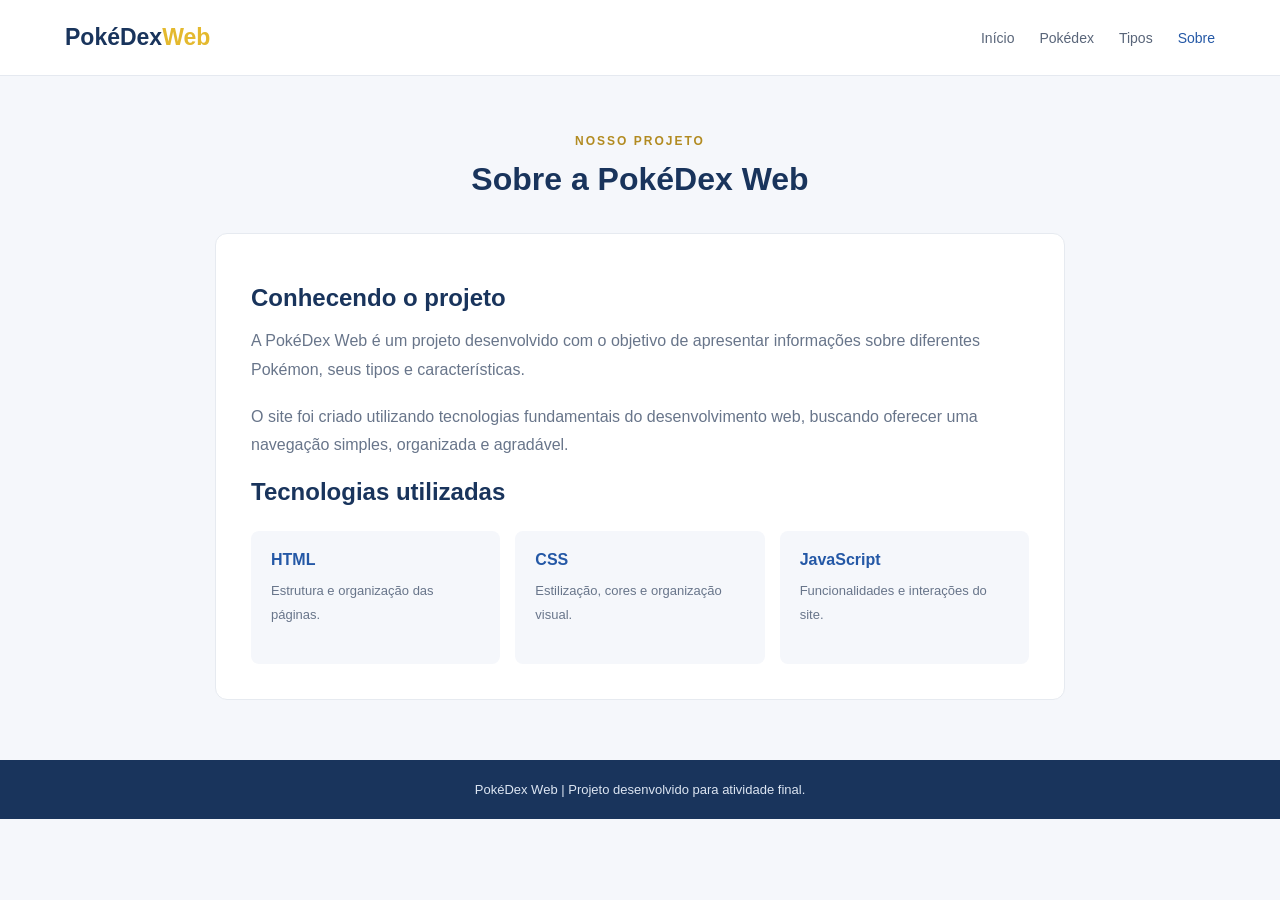
<file: Sobre.html>
<!DOCTYPE html>
<html lang="pt-BR">

<head>
    <meta charset="UTF-8">
    <meta name="viewport" content="width=device-width, initial-scale=1.0">
    <title>PokéDex Web | Sobre</title>
    <link rel="stylesheet" href="Pokerdex.css">
</head>

<body>

    <header>
        <nav class="navbar">
            <a href="../index.html" class="logo">PokéDex<span>Web</span></a>

            <div class="menu">
                <a href="../index.html">Início</a>
                <a href="pokedex.html">Pokédex</a>
                <a href="tipos.html">Tipos</a>
                <a href="sobre.html" class="ativo">Sobre</a>
            </div>
        </nav>
    </header>

    <main class="secao">

        <div class="titulo-secao">
            <span class="subtitulo">NOSSO PROJETO</span>
            <h1>Sobre a PokéDex Web</h1>
        </div>

        <section class="sobre-card">
            <h2>Conhecendo o projeto</h2>

            <p>
                A PokéDex Web é um projeto desenvolvido com o objetivo
                de apresentar informações sobre diferentes Pokémon,
                seus tipos e características.
            </p>

            <p>
                O site foi criado utilizando tecnologias fundamentais
                do desenvolvimento web, buscando oferecer uma navegação
                simples, organizada e agradável.
            </p>

            <h2>Tecnologias utilizadas</h2>

            <div class="tecnologias">
                <div>
                    <strong>HTML</strong>
                    <p>Estrutura e organização das páginas.</p>
                </div>

                <div>
                    <strong>CSS</strong>
                    <p>Estilização, cores e organização visual.</p>
                </div>

                <div>
                    <strong>JavaScript</strong>
                    <p>Funcionalidades e interações do site.</p>
                </div>
            </div>
        </section>

    </main>

    <footer>
        <p>PokéDex Web | Projeto desenvolvido para atividade final.</p>
    </footer>

    <script src="Pikamon.js"></script>

</body>
</html>
</file>
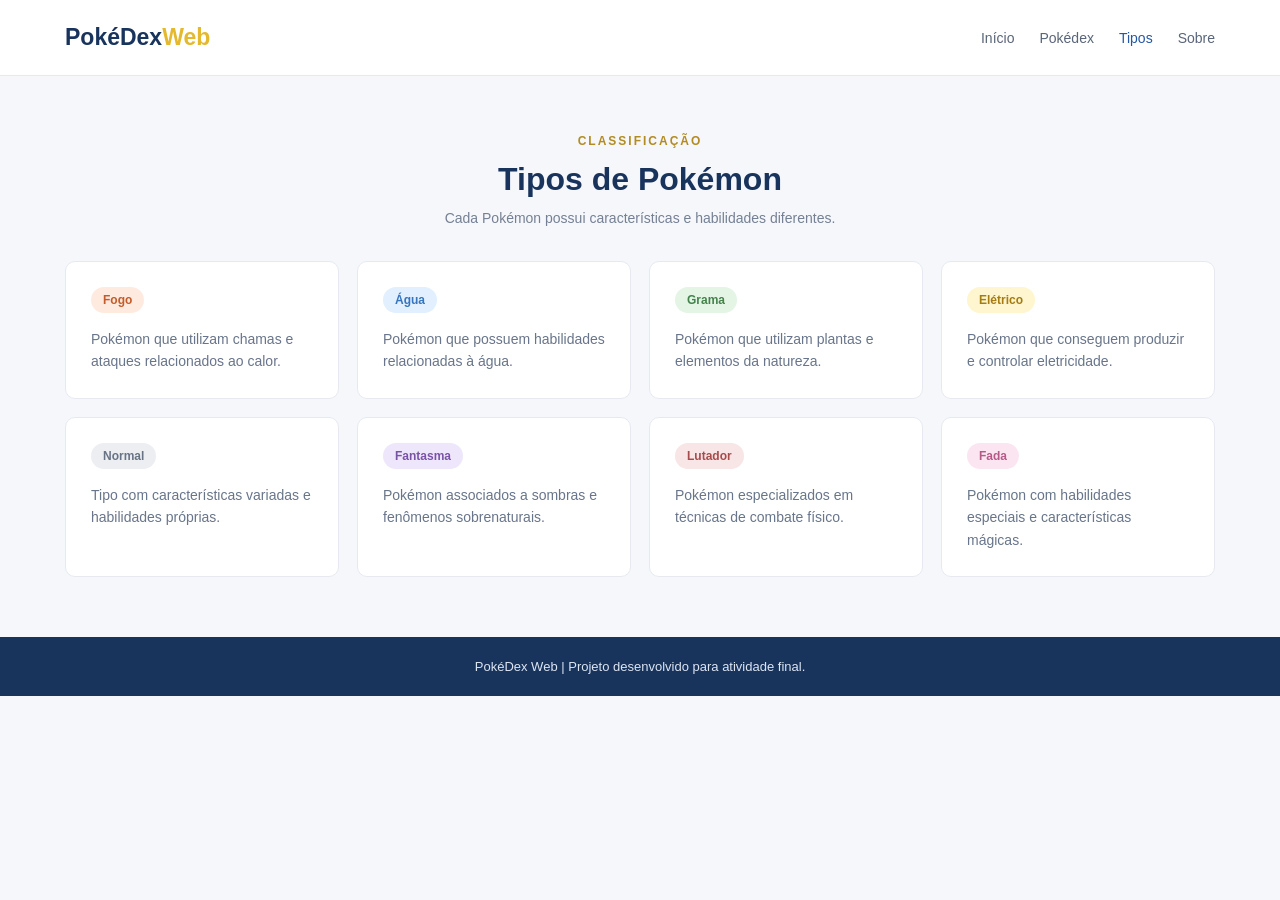
<file: Tipos.html>
<!DOCTYPE html>
<html lang="pt-BR">

<head>
    <meta charset="UTF-8">
    <meta name="viewport" content="width=device-width, initial-scale=1.0">
    <title>PokéDex Web | Tipos</title>
    <link rel="stylesheet" href="Pokerdex.css">
</head>

<body>

    <header>
        <nav class="navbar">
            <a href="../index.html" class="logo">PokéDex<span>Web</span></a>

            <div class="menu">
                <a href="../index.html">Início</a>
                <a href="Pokedex.html">Pokédex</a>
                <a href="Tipos.html" class="ativo">Tipos</a>
                <a href="Sobre.html">Sobre</a>
            </div>
        </nav>
    </header>

    <main class="secao">

        <div class="titulo-secao">
            <span class="subtitulo">CLASSIFICAÇÃO</span>
            <h1>Tipos de Pokémon</h1>
            <p>Cada Pokémon possui características e habilidades diferentes.</p>
        </div>

        <div class="grade-tipos">

            <article class="card-tipo">
                <span class="tipo fogo">Fogo</span>
                <p>Pokémon que utilizam chamas e ataques relacionados ao calor.</p>
            </article>

            <article class="card-tipo">
                <span class="tipo agua">Água</span>
                <p>Pokémon que possuem habilidades relacionadas à água.</p>
            </article>

            <article class="card-tipo">
                <span class="tipo grama">Grama</span>
                <p>Pokémon que utilizam plantas e elementos da natureza.</p>
            </article>

            <article class="card-tipo">
                <span class="tipo eletrico">Elétrico</span>
                <p>Pokémon que conseguem produzir e controlar eletricidade.</p>
            </article>

            <article class="card-tipo">
                <span class="tipo normal">Normal</span>
                <p>Tipo com características variadas e habilidades próprias.</p>
            </article>

            <article class="card-tipo">
                <span class="tipo fantasma">Fantasma</span>
                <p>Pokémon associados a sombras e fenômenos sobrenaturais.</p>
            </article>

            <article class="card-tipo">
                <span class="tipo lutador">Lutador</span>
                <p>Pokémon especializados em técnicas de combate físico.</p>
            </article>

            <article class="card-tipo">
                <span class="tipo fada">Fada</span>
                <p>Pokémon com habilidades especiais e características mágicas.</p>
            </article>

        </div>

    </main>

    <footer>
        <p>PokéDex Web | Projeto desenvolvido para atividade final.</p>
    </footer>

    <script src="Pikamon.js"></script>

</body>
</html>
</file>
<file: Pokerdex.css>
* {
    margin: 0;
    padding: 0;
    box-sizing: border-box;
}

body {
    font-family: Arial, Helvetica, sans-serif;
    background-color: #f5f7fb;
    color: #263247;
}

a {
    text-decoration: none;
    color: inherit;
}

header {
    background-color: #ffffff;
    border-bottom: 1px solid #e5e9f0;
}

.navbar {
    width: 90%;
    max-width: 1150px;
    margin: auto;
    min-height: 75px;
    display: flex;
    justify-content: space-between;
    align-items: center;
    gap: 20px;
}

.logo {
    font-size: 23px;
    font-weight: bold;
    color: #19345c;
}

.logo span {
    color: #e4b92e;
}

.menu {
    display: flex;
    gap: 25px;
    flex-wrap: wrap;
}

.menu a {
    color: #596579;
    font-size: 14px;
    transition: 0.3s;
}

.menu a:hover,
.menu .ativo {
    color: #2458a6;
}


.banner {
    width: 90%;
    max-width: 1150px;
    min-height: 390px;
    margin: 40px auto;
    padding: 45px;
    background-color: #eaf0fa;
    border-radius: 15px;
    display: flex;
    justify-content: space-between;
    align-items: center;
    gap: 30px;
}

.banner-texto {
    max-width: 550px;
}

.subtitulo {
    color: #b28b21;
    font-size: 12px;
    font-weight: bold;
    letter-spacing: 2px;
}

.banner h1 {
    font-size: 42px;
    color: #19345c;
    margin: 15px 0;
}

.banner p {
    color: #647087;
    line-height: 1.7;
    margin-bottom: 25px;
}

.banner-imagem img {
    width: 240px;
    max-width: 100%;
}

.botao {
    display: inline-block;
    background-color: #2458a6;
    color: white;
    padding: 13px 22px;
    border-radius: 7px;
    font-size: 14px;
    transition: 0.3s;
}

.botao:hover {
    background-color: #193f7c;
}

.secao {
    width: 90%;
    max-width: 1150px;
    margin: 55px auto;
}

.titulo-secao {
    text-align: center;
    margin-bottom: 35px;
}

.titulo-secao h1,
.titulo-secao h2 {
    color: #19345c;
    margin: 12px 0;
}

.titulo-secao p {
    color: #758094;
    font-size: 14px;
}

.grade-pokemon {
    display: grid;
    grid-template-columns: repeat(4, 1fr);
    gap: 22px;
}

.card-pokemon {
    background-color: white;
    padding: 22px;
    border: 1px solid #e6eaf0;
    border-radius: 12px;
    text-align: center;
    transition: 0.3s;
}

.card-pokemon:hover {
    transform: translateY(-4px);
    box-shadow: 0 8px 20px rgba(30, 55, 90, 0.08);
}

.card-pokemon img {
    width: 135px;
    max-width: 100%;
    height: 135px;
    object-fit: contain;
    margin-bottom: 12px;
}

.card-pokemon h3 {
    color: #263d60;
    margin-bottom: 12px;
}

.card-pokemon button {
    display: block;
    width: 100%;
    margin-top: 18px;
    padding: 10px;
    background-color: #2458a6;
    color: white;
    border: none;
    border-radius: 6px;
    cursor: pointer;
}

.card-pokemon button:hover {
    background-color: #193f7c;
}

.link-card {
    display: block;
    margin-top: 15px;
    color: #2458a6;
    font-size: 13px;
    font-weight: bold;
}

.tipo {
    display: inline-block;
    padding: 6px 12px;
    border-radius: 20px;
    font-size: 12px;
    font-weight: bold;
}

.fogo {
    background-color: #ffeadf;
    color: #c45b29;
}

.agua {
    background-color: #e1efff;
    color: #3475bd;
}

.grama {
    background-color: #e4f4e5;
    color: #43834b;
}

.eletrico {
    background-color: #fff5ce;
    color: #a47c10;
}

.normal {
    background-color: #eceef2;
    color: #697386;
}

.fantasma {
    background-color: #eee6fa;
    color: #7953a6;
}

.lutador {
    background-color: #f8e5e5;
    color: #a74b4b;
}

.fada {
    background-color: #fbe5f0;
    color: #b65b88;
}

.grade-tipos {
    display: grid;
    grid-template-columns: repeat(4, 1fr);
    gap: 18px;
}

.card-tipo {
    background-color: white;
    padding: 25px;
    border: 1px solid #e6eaf0;
    border-radius: 10px;
}

.card-tipo p {
    margin-top: 15px;
    color: #68758a;
    font-size: 14px;
    line-height: 1.6;
}

.sobre-card {
    max-width: 850px;
    margin: auto;
    padding: 35px;
    background-color: white;
    border: 1px solid #e6eaf0;
    border-radius: 12px;
}

.sobre-card h2 {
    color: #19345c;
    margin: 15px 0;
}

.sobre-card p {
    color: #68758a;
    line-height: 1.8;
    margin-bottom: 18px;
}

.tecnologias {
    display: grid;
    grid-template-columns: repeat(3, 1fr);
    gap: 15px;
    margin-top: 25px;
}

.tecnologias div {
    background-color: #f5f7fb;
    padding: 20px;
    border-radius: 8px;
}

.tecnologias strong {
    color: #2458a6;
}

.tecnologias p {
    margin-top: 10px;
    font-size: 13px;
}

footer {
    background-color: #19345c;
    color: #dce5f2;
    text-align: center;
    padding: 22px;
    font-size: 13px;
    margin-top: 60px;
}

@media (max-width: 850px) {

    .grade-pokemon,
    .grade-tipos {
        grid-template-columns: repeat(2, 1fr);
    }

    .banner {
        padding: 30px;
    }

    .banner h1 {
        font-size: 32px;
    }
}

@media (max-width: 600px) {

    .navbar {
        flex-direction: column;
        padding: 18px 0;
    }

    .menu {
        justify-content: center;
        gap: 15px;
    }

    .banner {
        flex-direction: column;
        text-align: center;
    }

    .banner h1 {
        font-size: 28px;
    }

    .grade-pokemon,
    .grade-tipos,
    .tecnologias {
        grid-template-columns: 1fr;
    }

    .sobre-card {
        padding: 22px;
    }
}
</file>
